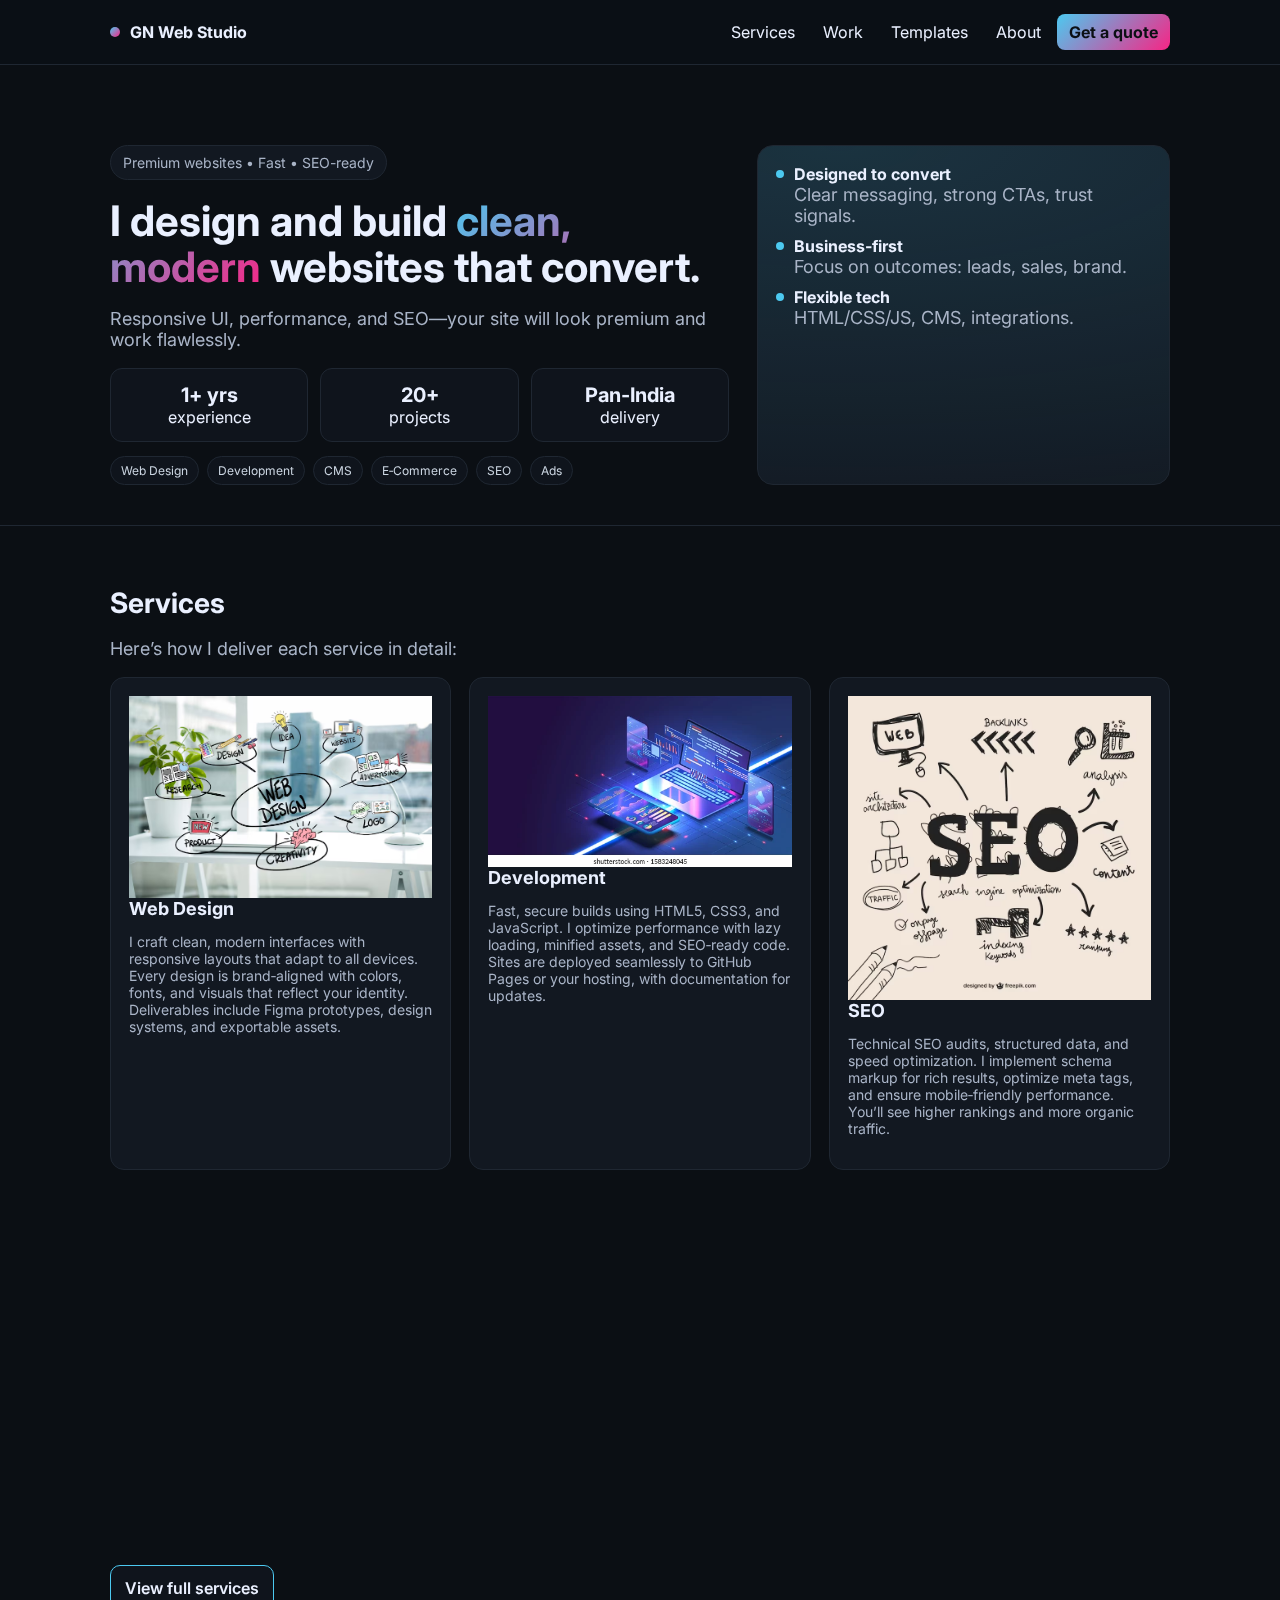
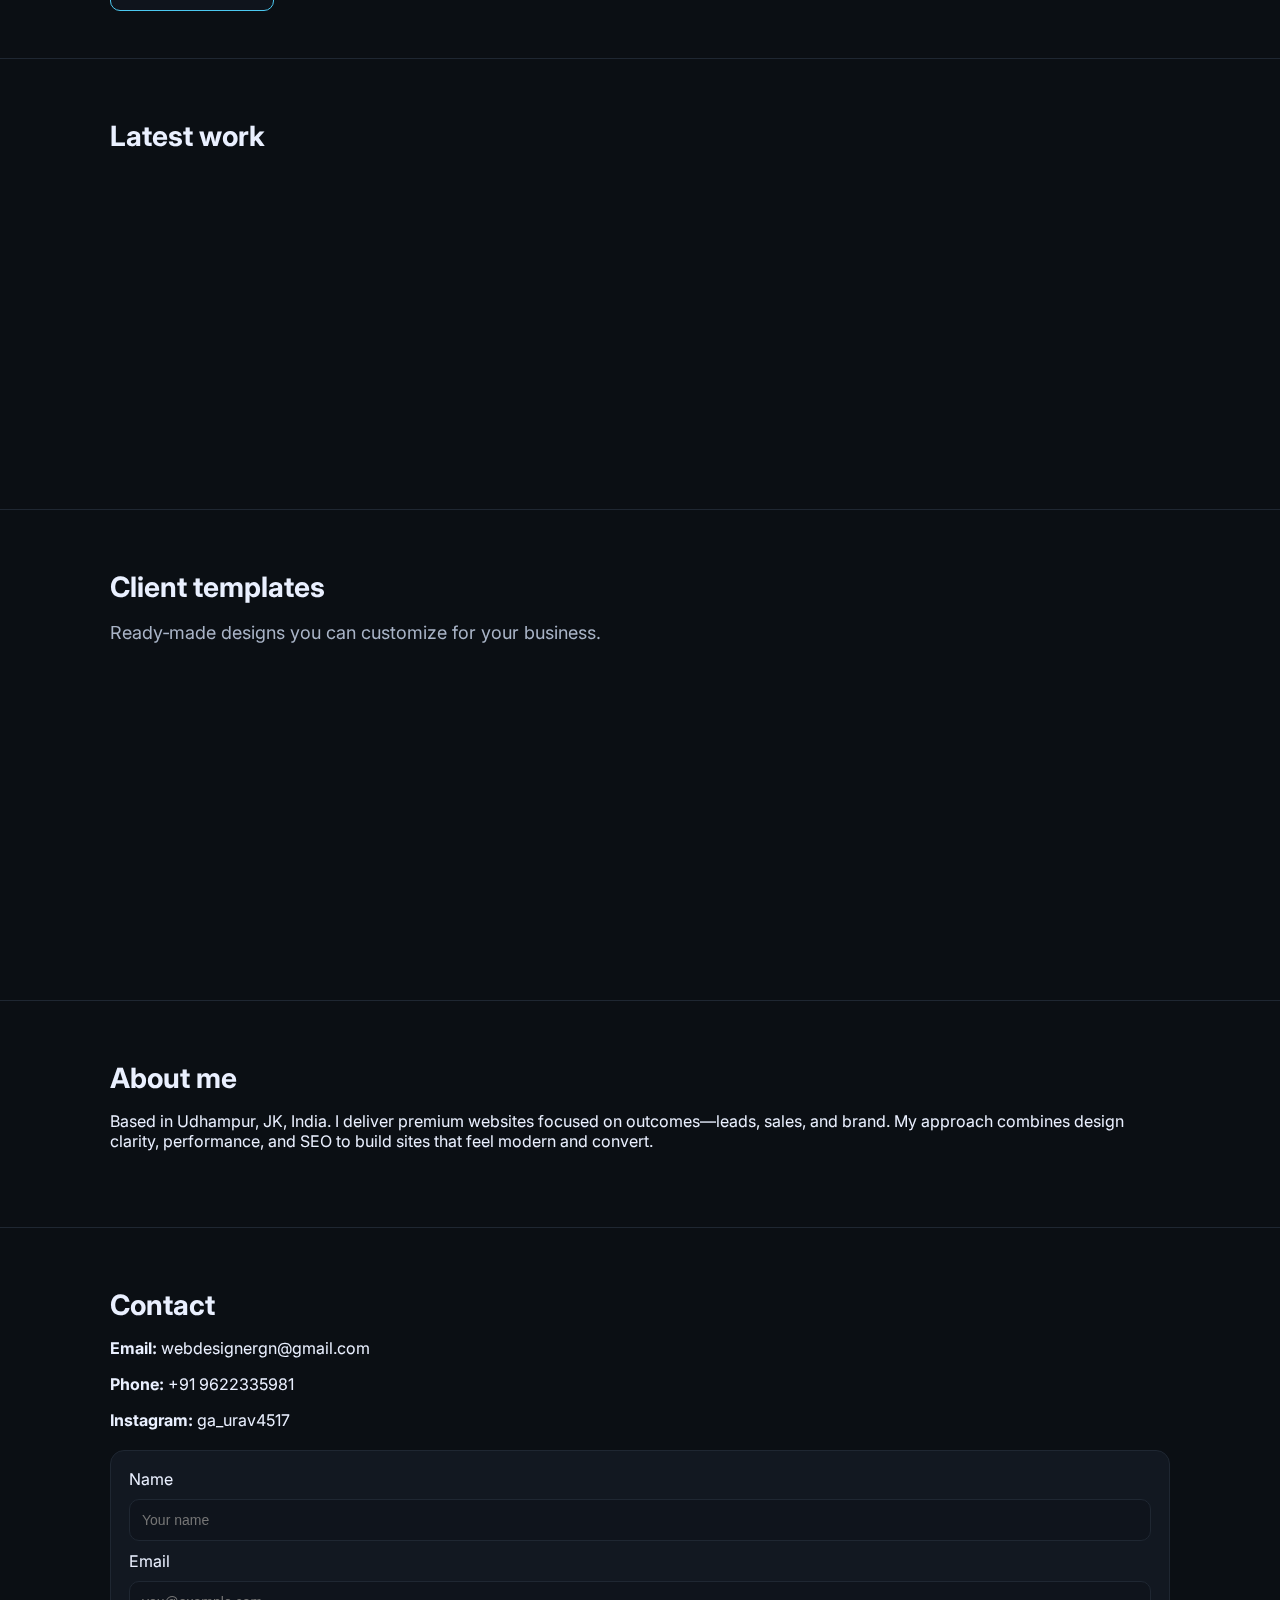
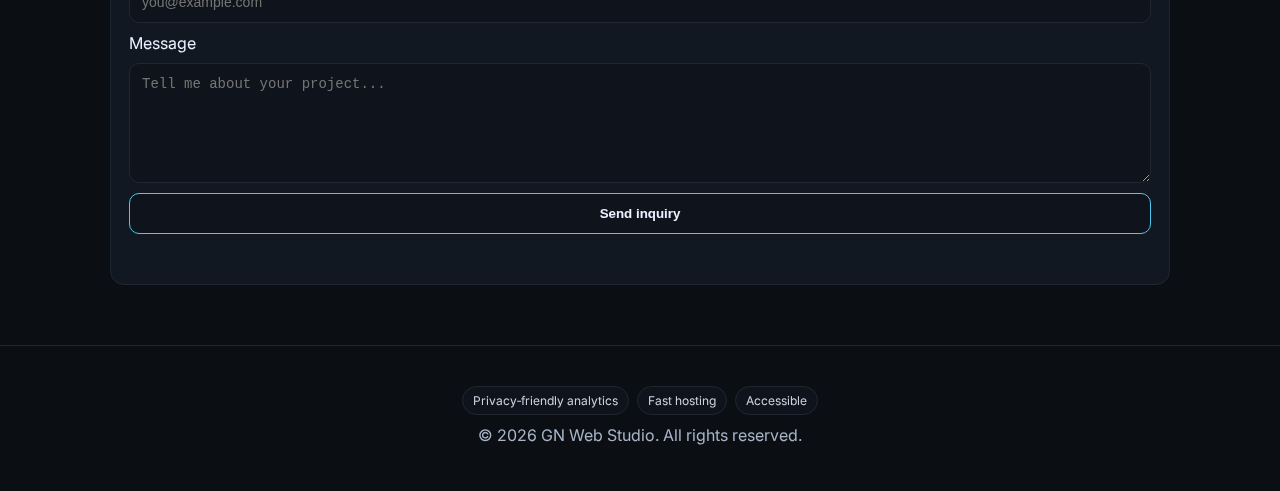
<file: index.html>
<!-- index.html -->
<!DOCTYPE html>
<html lang="en">
<head>
  <!-- Basic SEO -->
  <meta charset="utf-8" />
  <meta name="viewport" content="width=device-width, initial-scale=1" />
  <title>Gaurav Najan — Web Designer & Developer</title>
  <meta name="description" content="Premium web design & development portfolio in Udhampur, JK. Responsive, SEO-ready, and business-focused websites." />
  <meta name="author" content="Gaurav Ganpat Najan" />
  <link rel="icon" href="favicon.png" />

  <!-- Open Graph -->
  <meta property="og:title" content="Gaurav Najan — Web Designer & Developer" />
  <meta property="og:description" content="Premium web design & development portfolio in Udhampur, JK." />
  <meta property="og:type" content="website" />
  <meta property="og:image" content="og-image.jpg" />
  <meta property="og:url" content="https://yourdomain.com" />

  <!-- Fonts & Styles -->
  <link href="https://fonts.googleapis.com/css2?family=Inter:wght@400;600;700&display=swap" rel="stylesheet">
  <link rel="stylesheet" href="styles.css">
</head>
<body>
  <a class="skip-link" href="#main">Skip to content</a>

  <!-- Header -->
  <header class="site-header" role="banner">
    <div class="container nav">
      <a class="logo" href="index.html" aria-label="GN Web Studio Home"><span class="logo-dot" aria-hidden="true"></span>GN Web Studio</a>
      <nav class="nav-links" aria-label="Primary">
        <a href="service.html">Services</a>
        <a href="case-study.html">Work</a>
        <a href="business.html">Templates</a>
        <a href="portfolio.html">About</a>
        <a href="#contact" class="cta">Get a quote</a>
      </nav>
    </div>
  </header>

  <main id="main">
    <!-- Hero -->
    <section class="hero" aria-labelledby="hero-title">
      <div class="container hero-grid">
        <div class="reveal">
          <span class="badge">Premium websites • Fast • SEO-ready</span>
          <h1 id="hero-title" class="title">I design and build <span>clean, modern</span> websites that convert.</h1>
          <p class="subtitle">Responsive UI, performance, and SEO—your site will look premium and work flawlessly.</p>
          <div class="hero-stats" aria-label="Key stats">
            <div class="stat"><b>1+ yrs</b><span>experience</span></div>
            <div class="stat"><b>20+</b><span>projects</span></div>
            <div class="stat"><b>Pan‑India</b><span>delivery</span></div>
          </div>
          <div class="pill" style="margin-top:14px" aria-label="Capabilities">
            <span>Web Design</span><span>Development</span><span>CMS</span><span>E‑Commerce</span><span>SEO</span><span>Ads</span>
          </div>
        </div>
        <aside class="hero-card reveal" aria-label="Highlights">
          <ul class="list">
            <li><span class="dot" aria-hidden="true"></span><div><b>Designed to convert</b><br><span class="subtitle">Clear messaging, strong CTAs, trust signals.</span></div></li>
            <li><span class="dot" aria-hidden="true"></span><div><b>Business-first</b><br><span class="subtitle">Focus on outcomes: leads, sales, brand.</span></div></li>
            <li><span class="dot" aria-hidden="true"></span><div><b>Flexible tech</b><br><span class="subtitle">HTML/CSS/JS, CMS, integrations.</span></div></li>
          </ul>
        </aside>
      </div>
    </section>

    <!-- Services -->
    <section id="services" class="section" aria-labelledby="services-title">
      <div class="container">
        <h2 id="services-title">Services</h2>
        <p class="subtitle">Here’s how I deliver each service in detail:</p>
        <div class="grid">
          <article class="card reveal">
            <img src="webdesign.jpg" alt="Web Design service preview">
            <h3>Web Design</h3>
            <p>I craft clean, modern interfaces with responsive layouts that adapt to all devices. Every design is brand‑aligned with colors, fonts, and visuals that reflect your identity. Deliverables include Figma prototypes, design systems, and exportable assets.</p>
          </article>
          <article class="card reveal">
            <img src="development.jpg" alt="Development service preview">
            <h3>Development</h3>
            <p>Fast, secure builds using HTML5, CSS3, and JavaScript. I optimize performance with lazy loading, minified assets, and SEO‑ready code. Sites are deployed seamlessly to GitHub Pages or your hosting, with documentation for updates.</p>
          </article>
          <article class="card reveal">
            <img src="seo.jpg" alt="SEO service preview">
            <h3>SEO</h3>
            <p>Technical SEO audits, structured data, and speed optimization. I implement schema markup for rich results, optimize meta tags, and ensure mobile‑friendly performance. You’ll see higher rankings and more organic traffic.</p>
          </article>
          <article class="card reveal">
            <img src="ads.jpg" alt="Ads service preview">
            <h3>Ads</h3>
            <p>Google and Facebook campaigns designed to drive targeted traffic. I set up conversion tracking, retargeting, and A/B testing to maximize ROI. Weekly reports keep you informed of CTR, CPC, and conversions.</p>
          </article>
          <article class="card reveal">
            <img src="maintenance.jpg" alt="Maintenance service preview">
            <h3>Maintenance</h3>
            <p>Ongoing updates, backups, and analytics. I monitor uptime, apply security patches, and provide monthly health reports. Your site stays secure, fast, and reliable with continuous improvements.</p>
          </article>
          <article class="card reveal">
            <img src="brand.jpg" alt="Brand and content service preview">
            <h3>Brand & Content</h3>
            <p>Logo design, copywriting, and content strategy. I deliver a brand style guide, editable logo files, and a content calendar. Messaging is crafted to build trust, improve engagement, and strengthen your identity.</p>
          </article>
        </div>
        <div class="cta-row">
          <a class="btn" href="service.html">View full services</a>
        </div>
      </div>
    </section>

    <!-- Work -->
    <section id="work" class="section" aria-labelledby="work-title">
      <div class="container">
        <h2 id="work-title">Latest work</h2>
        <div class="grid">
          <article class="card reveal">
            <div class="work-thumb"><img src="work-1.jpg" alt="Corporate website project thumbnail"></div>
            <div class="work-meta"><span>Corporate Project</span><a href="case-study.html" class="btn">View</a></div>
          </article>
          <article class="card reveal">
            <div class="work-thumb"><img src="work-2.jpg" alt="E‑commerce project thumbnail"></div>
            <div class="work-meta"><span>E‑Commerce Project</span><a href="case-study.html" class="btn">View</a></div>
          </article>
          <article class="card reveal">
            <div class="work-thumb"><img src="work-3.jpg" alt="Portfolio project thumbnail"></div>
            <div class="work-meta"><span>Portfolio Project</span><a href="case-study.html" class="btn">View</a></div>
          </article>
        </div>
      </div>
    </section>

    <!-- Templates -->
    <section id="templates" class="section" aria-labelledby="templates-title">
      <div class="container">
        <h2 id="templates-title">Client templates</h2>
        <p class="subtitle">Ready‑made designs you can customize for your business.</p>
        <div class="grid">
          <article class="card reveal">
            <div class="work-thumb"><img src="template-business.jpg" alt="Corporate business template preview"></div>
            <div class="work-meta"><span>Corporate Business</span><a href="business.html" class="btn">Preview</a></div>
          </article>
          <article class="card reveal">
            <div class="work-thumb"><img src="template-ecommerce.jpg" alt="E‑commerce store template preview"></div>
            <div class="work-meta"><span>E‑Commerce Store</span><a href="ecommerce.html" class="btn">Preview</a></div>
          </article>
          <article class="card reveal">
            <div class="work-thumb"><img src="template-portfolio.jpg" alt="Creative portfolio template preview"></div>
            <div class="work-meta"><span>Creative Portfolio</span><a href="portfolio.html" class="btn">Preview</a></div>
          </article>
        </div>
      </div>
    </section>

    <!-- About -->
    <section id="about" class="section" aria-labelledby="about-title">
      <div class="container">
        <h2 id="about-title">About me</h2>
        <p>Based in Udhampur, JK, India. I deliver premium websites focused on outcomes—leads, sales, and brand. My approach combines design clarity, performance, and SEO to build sites that feel modern and convert.</p>
      </div>
    </section>

    <!-- Contact -->
    <section id="contact" class="section" aria-labelledby="contact-title">
      <div class="container">
        <h2 id="contact-title">Contact</h2>
        <p><b>Email:</b> <a href="mailto:webdesignergn@gmail.com">webdesignergn@gmail.com</a></p>
        <p><b>Phone:</b> <a href="tel:+919622335981">+91 9622335981</a></p>
        <p><b>Instagram:</b> <a href="https://instagram.com/ga_urav4517" target="_blank" rel="noopener">ga_urav4517</a></p>

        <form id="contactForm" class="card" aria-describedby="formStatus">
          <label for="name">Name</label>
          <input id="name" type="text" name="name" placeholder="Your name" required>
          <label for="email">Email</label>
          <input id="email" type="email" name="email" placeholder="you@example.com" required>
          <label for="message">Message</label>
          <textarea id="message" name="message" placeholder="Tell me about your project..." required></textarea>
          <button class="btn" type="submit">Send inquiry</button>
          <p id="formStatus" class="subtitle" style="margin-top:8px" role="status" aria-live="polite"></p>
        </form>
      </div>
    </section>
  </main>

  <!-- Footer -->
  <footer class="site-footer" role="contentinfo">
    <div class="container">
      <div class="pill" aria-label="Site qualities">
        <span>Privacy‑friendly analytics</span>
        <span>Fast hosting</span>
        <span>Accessible</span>
      </div>
      <p style="margin-top:10px">© <span id="year"></span> GN Web Studio. All rights reserved.</p>
    </div>
  </footer>

  <!-- Structured data -->
  <script type="application/ld+json">
  {
    "@context": "https://schema.org",
    "@type": "Organization",
    "name": "GN Web Studio",
    "url": "https://yourdomain.com",
    "logo": "https://yourdomain.com/favicon.png",
    "email": "webdesignergn@gmail.com",
    "telephone": "+919622335981",
    "sameAs": ["https://instagram.com/ga_urav4517"],
    "address": {
      "@type": "PostalAddress",
      "addressLocality": "Udhampur",
      "addressRegion": "JK",
      "addressCountry": "IN"
    }
  }
  </script>

  <script src="script.js"></script>
</body>
</html>
</file>
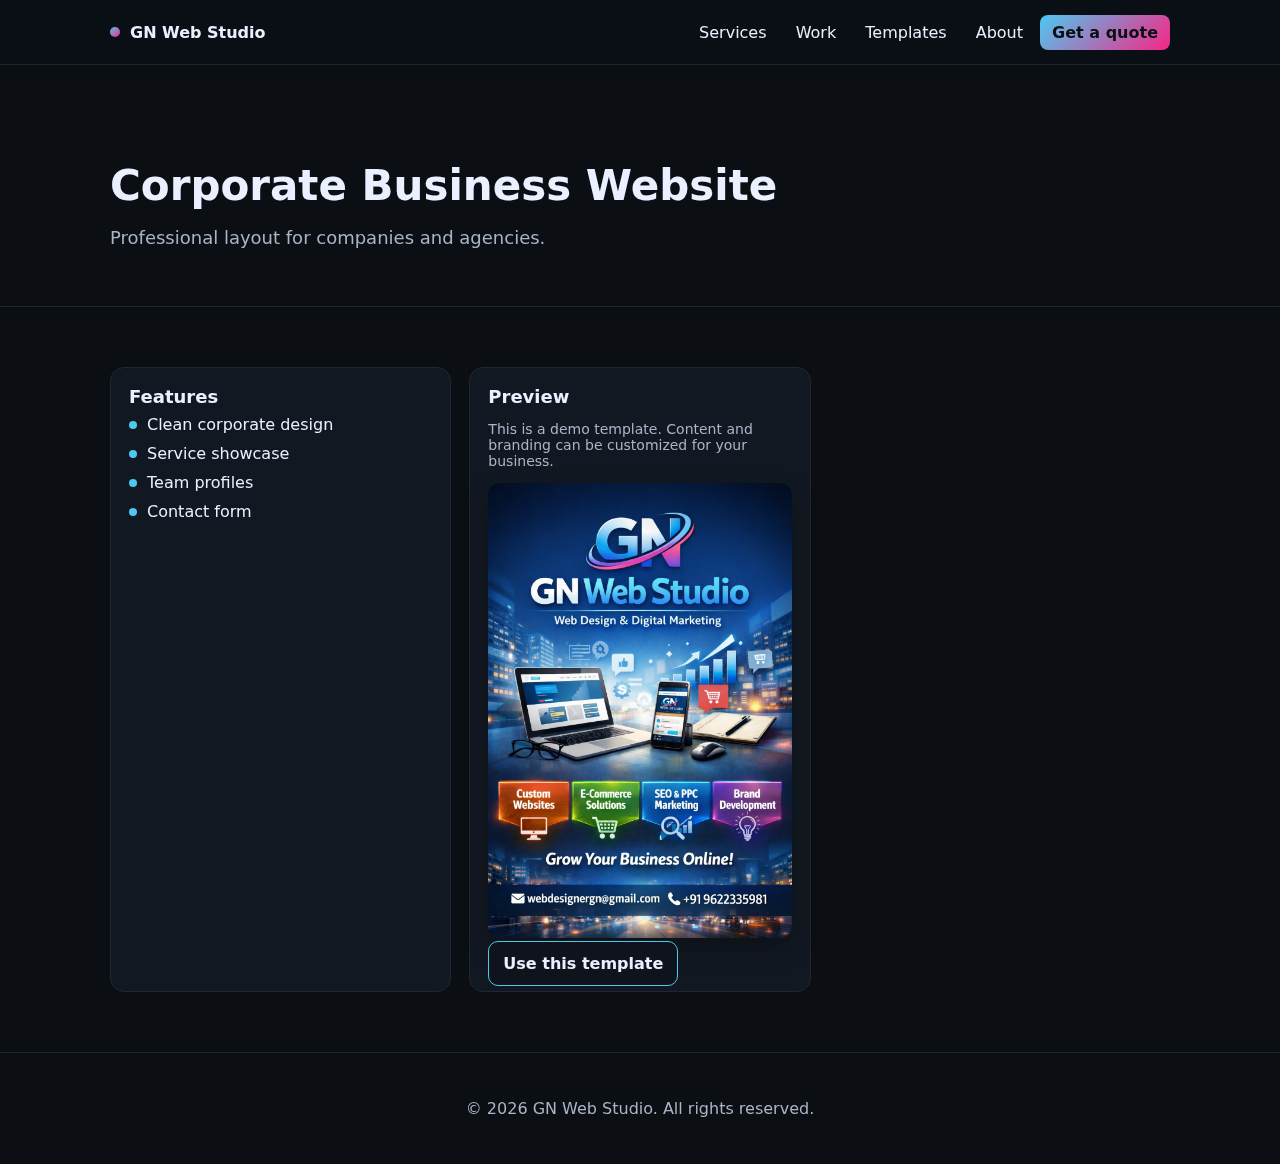
<file: business.html>
<!DOCTYPE html>
<html lang="en">
<head>
  <!-- Basic SEO -->
  <meta charset="utf-8" />
  <meta name="viewport" content="width=device-width, initial-scale=1" />
  <title>Corporate Business Template — GN Web Studio</title>
  <meta name="description" content="Demo corporate business website template with clean design, service showcase, team profiles, and contact form." />
  <link rel="icon" href="favicon.png" />
  <link rel="stylesheet" href="styles.css">

  <!-- Open Graph -->
  <meta property="og:title" content="Corporate Business Template — GN Web Studio" />
  <meta property="og:description" content="Professional layout for companies and agencies." />
  <meta property="og:type" content="website" />
  <meta property="og:image" content="template-business.jpg" />
  <meta property="og:url" content="https://yourdomain.com/business.html" />
</head>
<body>
  <!-- Header -->
  <header class="site-header">
    <div class="container nav">
      <a class="logo" href="index.html"><span class="logo-dot"></span>GN Web Studio</a>
      <nav class="nav-links">
        <a href="service.html">Services</a>
        <a href="case-study.html">Work</a>
        <a href="business.html" aria-current="page">Templates</a>
        <a href="portfolio.html">About</a>
        <a href="index.html#contact" class="cta">Get a quote</a>
      </nav>
    </div>
  </header>

  <!-- Main -->
  <main>
    <!-- Hero -->
    <section class="hero">
      <div class="container">
        <h1 class="title">Corporate Business Website</h1>
        <p class="subtitle">Professional layout for companies and agencies.</p>
      </div>
    </section>

    <!-- Features -->
    <section class="section">
      <div class="container grid">
        <article class="card reveal">
          <h3>Features</h3>
          <ul class="list">
            <li><span class="dot"></span><div>Clean corporate design</div></li>
            <li><span class="dot"></span><div>Service showcase</div></li>
            <li><span class="dot"></span><div>Team profiles</div></li>
            <li><span class="dot"></span><div>Contact form</div></li>
          </ul>
        </article>

        <article class="card reveal">
          <h3>Preview</h3>
          <p class="subtitle">This is a demo template. Content and branding can be customized for your business.</p>
          <img src="template-business.jpg" alt="Corporate business template preview" class="preview">
          <div class="cta-row">
            <a class="btn" href="index.html#contact">Use this template</a>
          </div>
        </article>
      </div>
    </section>
  </main>

  <!-- Footer -->
  <footer class="site-footer">
    <div class="container">
      <p>© <span id="year"></span> GN Web Studio. All rights reserved.</p>
    </div>
  </footer>

  <!-- Scripts -->
  <script src="script.js"></script>
</body>
</html>
</file>
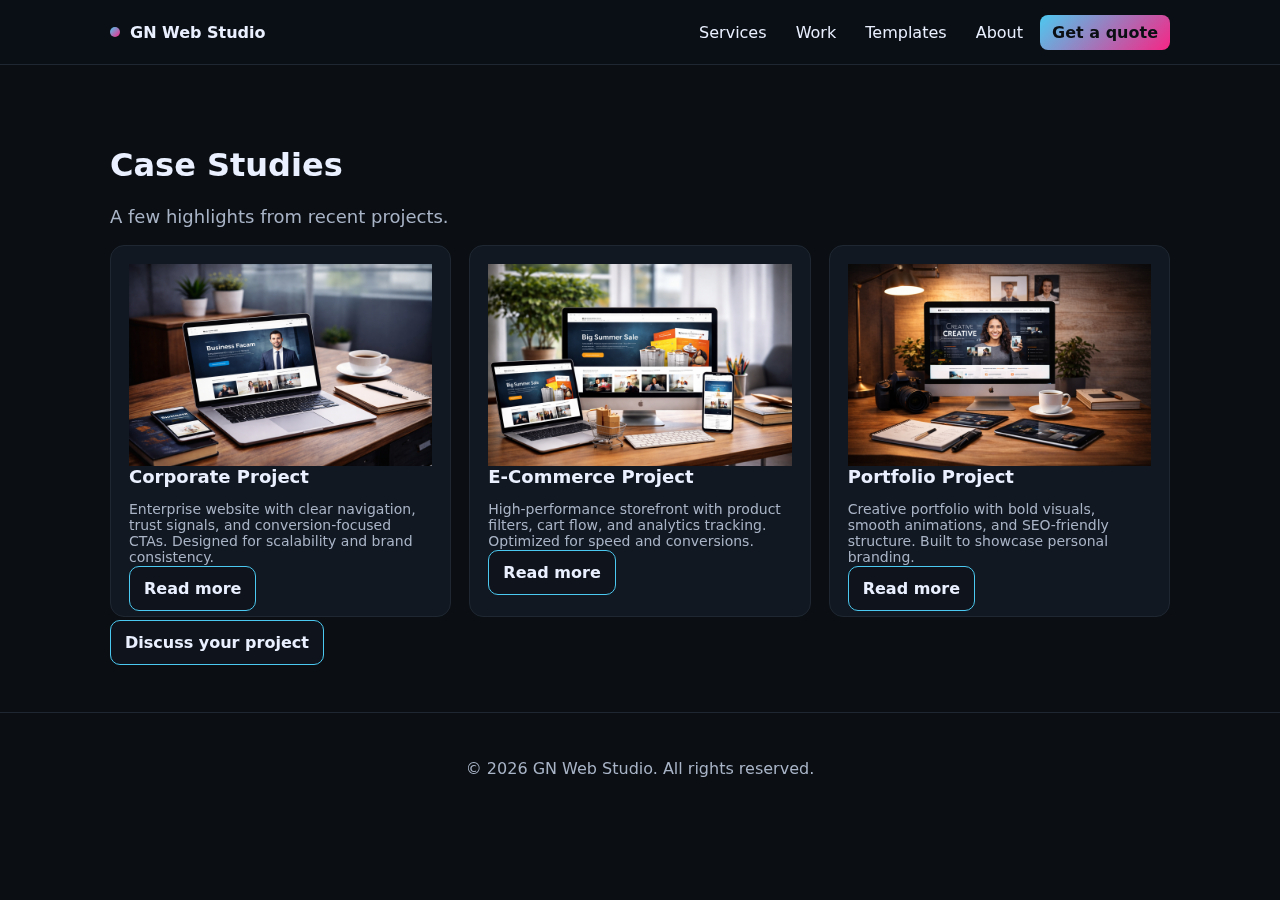
<file: case-study.html>
<!DOCTYPE html>
<html lang="en">
<head>
  <!-- Basic SEO -->
  <meta charset="utf-8" />
  <meta name="viewport" content="width=device-width, initial-scale=1" />
  <title>Case Studies — GN Web Studio</title>
  <meta name="description" content="Selected projects showcasing corporate, e-commerce, and portfolio builds by GN Web Studio." />
  <link rel="icon" href="favicon.png" />
  <link rel="stylesheet" href="styles.css">

  <!-- Open Graph -->
  <meta property="og:title" content="Case Studies — GN Web Studio" />
  <meta property="og:description" content="Explore corporate, e-commerce, and portfolio projects designed by GN Web Studio." />
  <meta property="og:type" content="website" />
  <meta property="og:image" content="og-image.jpg" />
  <meta property="og:url" content="https://yourdomain.com/case-study.html" />
</head>
<body>
  <!-- Header -->
  <header class="site-header">
    <div class="container nav">
      <a class="logo" href="index.html"><span class="logo-dot"></span>GN Web Studio</a>
      <nav class="nav-links">
        <a href="service.html">Services</a>
        <a href="case-study.html" aria-current="page">Work</a>
        <a href="business.html">Templates</a>
        <a href="portfolio.html">About</a>
        <a href="index.html#contact" class="cta">Get a quote</a>
      </nav>
    </div>
  </header>

  <!-- Main -->
  <main class="section">
    <div class="container">
      <h1>Case Studies</h1>
      <p class="subtitle">A few highlights from recent projects.</p>

      <div class="grid">
        <article class="card reveal">
          <img src="work-1.jpg" alt="Corporate project preview">
          <h3>Corporate Project</h3>
          <p>Enterprise website with clear navigation, trust signals, and conversion‑focused CTAs. Designed for scalability and brand consistency.</p>
          <a class="btn" href="success.html">Read more</a>
        </article>

        <article class="card reveal">
          <img src="work-2.jpg" alt="E-commerce project preview">
          <h3>E‑Commerce Project</h3>
          <p>High‑performance storefront with product filters, cart flow, and analytics tracking. Optimized for speed and conversions.</p>
          <a class="btn" href="success.html">Read more</a>
        </article>

        <article class="card reveal">
          <img src="work-3.jpg" alt="Portfolio project preview">
          <h3>Portfolio Project</h3>
          <p>Creative portfolio with bold visuals, smooth animations, and SEO‑friendly structure. Built to showcase personal branding.</p>
          <a class="btn" href="success.html">Read more</a>
        </article>
      </div>

      <div class="cta-row">
        <a class="btn" href="index.html#contact">Discuss your project</a>
      </div>
    </div>
  </main>

  <!-- Footer -->
  <footer class="site-footer">
    <div class="container">
      <p>© <span id="year"></span> GN Web Studio. All rights reserved.</p>
    </div>
  </footer>

  <!-- Scripts -->
  <script src="script.js"></script>
</body>
</html>
</file>
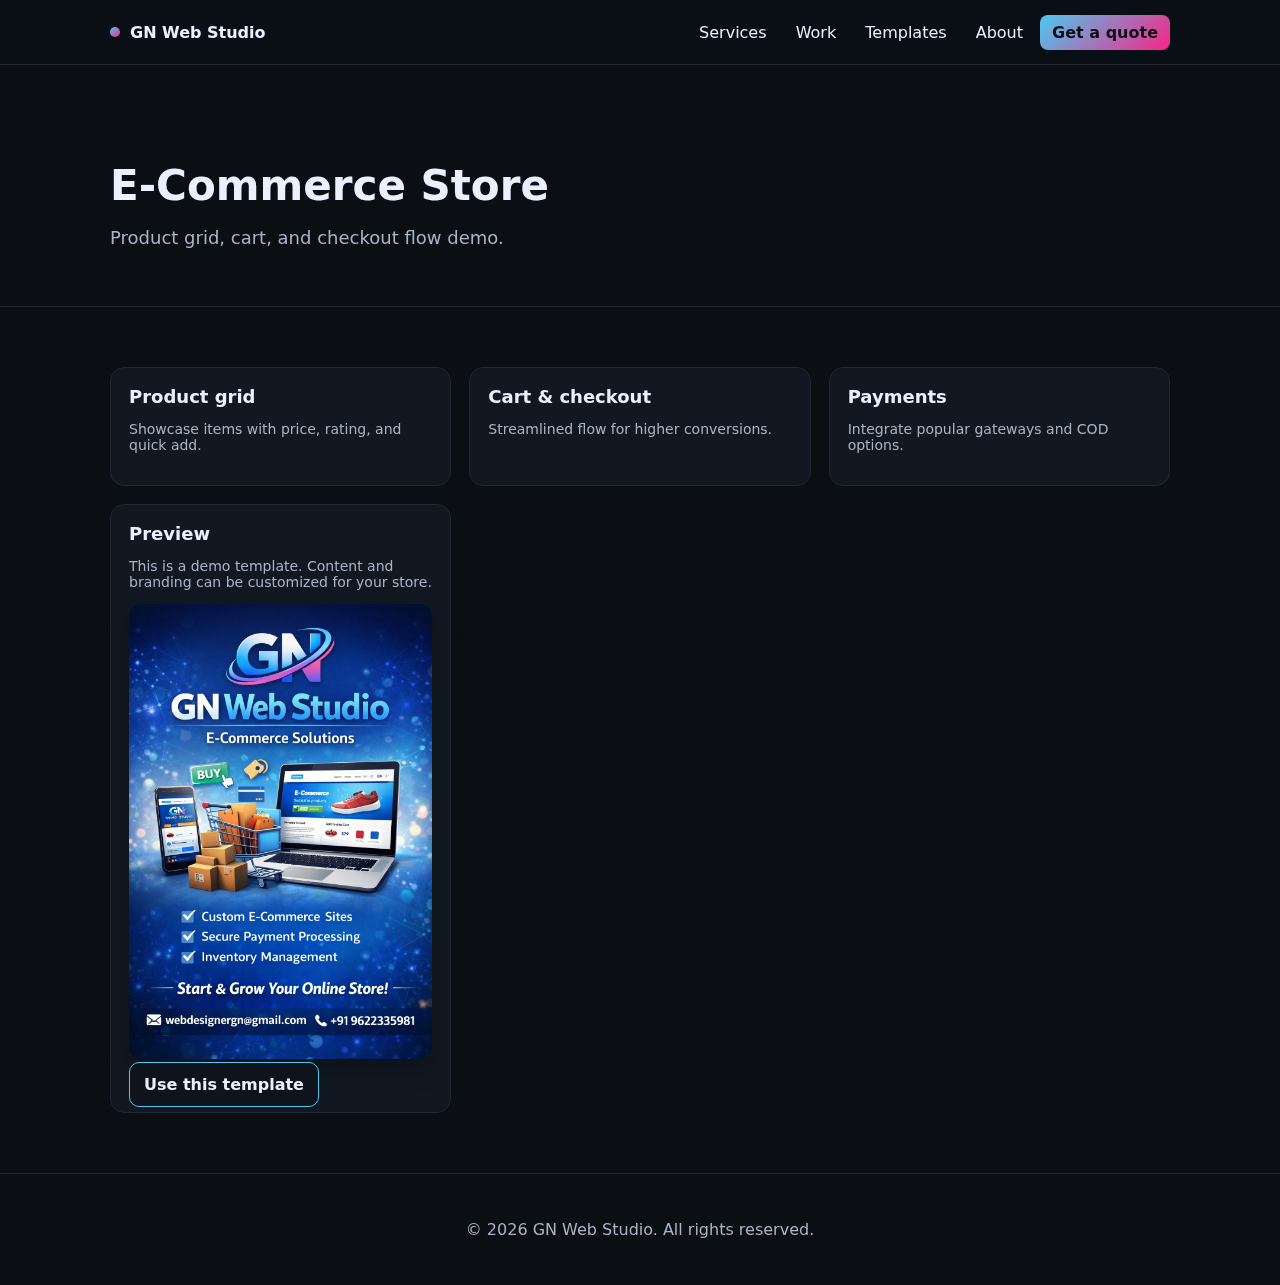
<file: ecommerce.html>
<!DOCTYPE html>
<html lang="en">
<head>
  <!-- Basic SEO -->
  <meta charset="utf-8" />
  <meta name="viewport" content="width=device-width, initial-scale=1" />
  <title>E‑Commerce Store Template — GN Web Studio</title>
  <meta name="description" content="Demo e‑commerce store template with product grid, cart, checkout flow, and payment integration." />
  <link rel="icon" href="favicon.png" />
  <link rel="stylesheet" href="styles.css">

  <!-- Open Graph -->
  <meta property="og:title" content="E‑Commerce Store Template — GN Web Studio" />
  <meta property="og:description" content="Professional demo layout for online stores with product grid, cart, and checkout flow." />
  <meta property="og:type" content="website" />
  <meta property="og:image" content="template-ecommerce.jpg" />
  <meta property="og:url" content="https://yourdomain.com/ecommerce.html" />
</head>
<body>
  <!-- Header -->
  <header class="site-header">
    <div class="container nav">
      <a class="logo" href="index.html"><span class="logo-dot"></span>GN Web Studio</a>
      <nav class="nav-links">
        <a href="service.html">Services</a>
        <a href="case-study.html">Work</a>
        <a href="business.html">Templates</a>
        <a href="portfolio.html">About</a>
        <a href="index.html#contact" class="cta">Get a quote</a>
      </nav>
    </div>
  </header>

  <!-- Main -->
  <main>
    <!-- Hero -->
    <section class="hero">
      <div class="container">
        <h1 class="title">E‑Commerce Store</h1>
        <p class="subtitle">Product grid, cart, and checkout flow demo.</p>
      </div>
    </section>

    <!-- Features -->
    <section class="section">
      <div class="container grid">
        <article class="card reveal">
          <h3>Product grid</h3>
          <p>Showcase items with price, rating, and quick add.</p>
        </article>
        <article class="card reveal">
          <h3>Cart & checkout</h3>
          <p>Streamlined flow for higher conversions.</p>
        </article>
        <article class="card reveal">
          <h3>Payments</h3>
          <p>Integrate popular gateways and COD options.</p>
        </article>
        <article class="card reveal">
          <h3>Preview</h3>
          <p class="subtitle">This is a demo template. Content and branding can be customized for your store.</p>
          <img src="template-ecommerce.jpg" alt="E‑commerce store template preview" class="preview">
          <div class="cta-row">
            <a class="btn" href="index.html#contact">Use this template</a>
          </div>
        </article>
      </div>
    </section>
  </main>

  <!-- Footer -->
  <footer class="site-footer">
    <div class="container">
      <p>© <span id="year"></span> GN Web Studio. All rights reserved.</p>
    </div>
  </footer>

  <!-- Scripts -->
  <script src="script.js"></script>
</body>
</html>
</file>
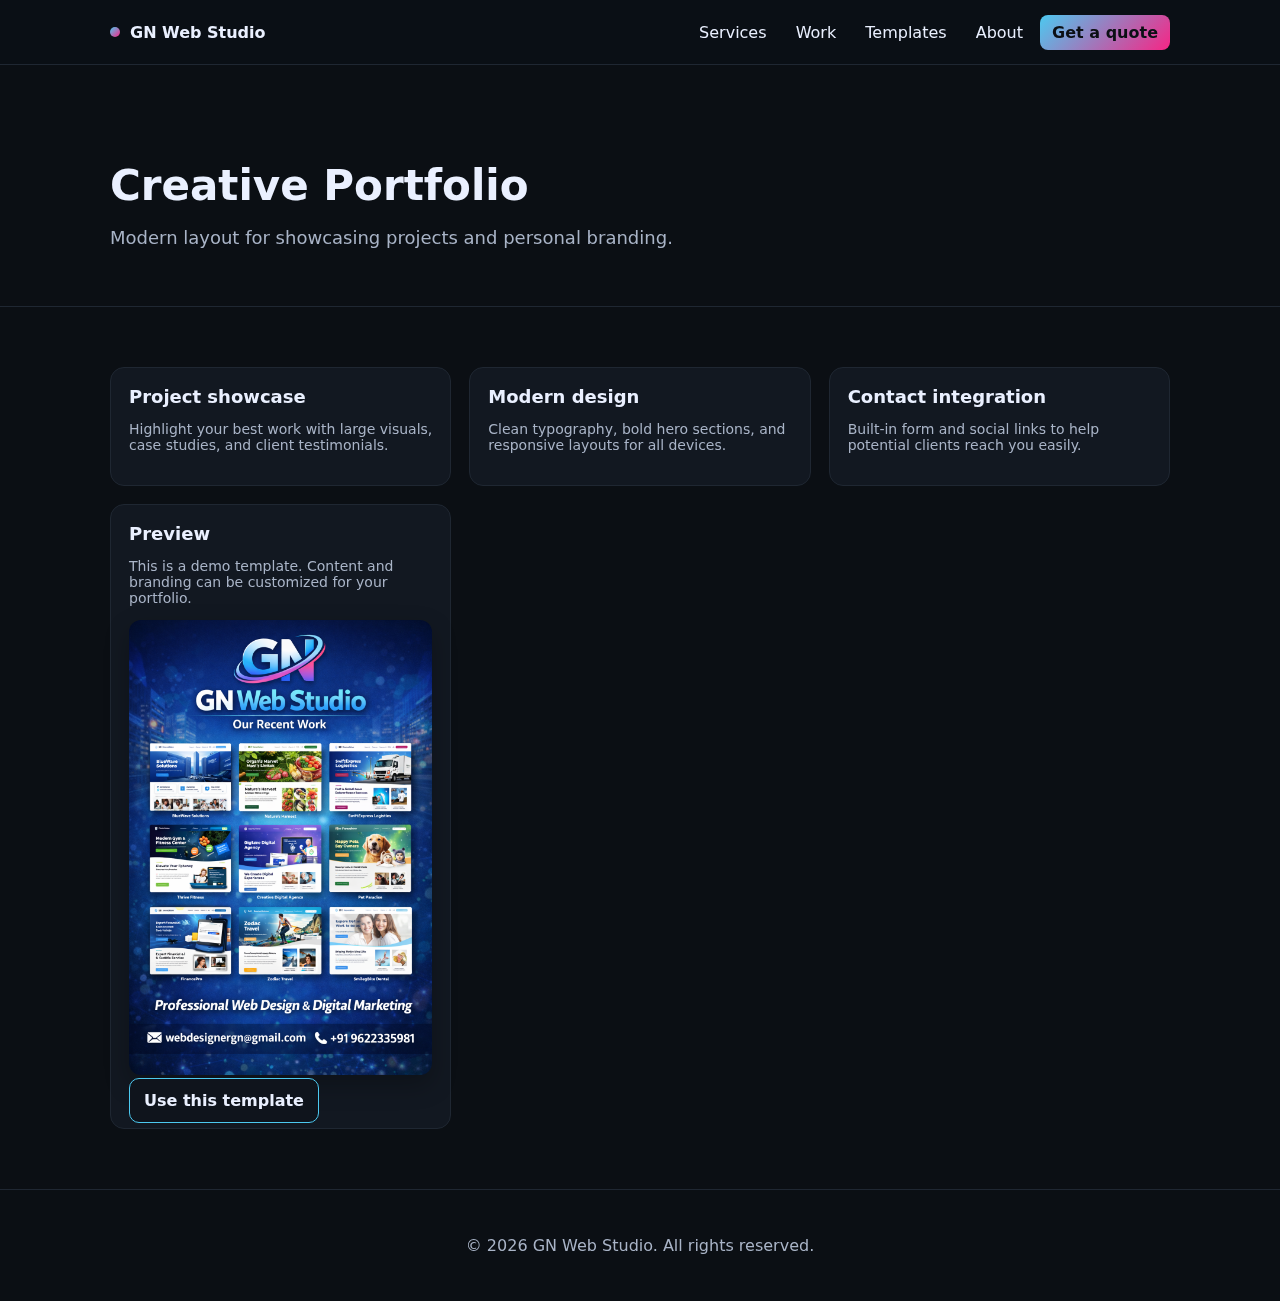
<file: portfolio.html>
<!DOCTYPE html>
<html lang="en">
<head>
  <!-- Basic SEO -->
  <meta charset="utf-8" />
  <meta name="viewport" content="width=device-width, initial-scale=1" />
  <title>Portfolio Template — GN Web Studio</title>
  <meta name="description" content="Demo creative portfolio template with modern layout, project showcase, and contact integration." />
  <link rel="icon" href="favicon.png" />
  <link rel="stylesheet" href="styles.css">

  <!-- Open Graph -->
  <meta property="og:title" content="Portfolio Template — GN Web Studio" />
  <meta property="og:description" content="Creative demo layout for portfolios with project showcase and modern design." />
  <meta property="og:type" content="website" />
  <meta property="og:image" content="template-portfolio.jpg" />
  <meta property="og:url" content="https://yourdomain.com/portfolio.html" />
</head>
<body>
  <!-- Header -->
  <header class="site-header">
    <div class="container nav">
      <a class="logo" href="index.html"><span class="logo-dot"></span>GN Web Studio</a>
      <nav class="nav-links">
        <a href="service.html">Services</a>
        <a href="case-study.html">Work</a>
        <a href="business.html">Templates</a>
        <a href="portfolio.html" aria-current="page">About</a>
        <a href="index.html#contact" class="cta">Get a quote</a>
      </nav>
    </div>
  </header>

  <!-- Main -->
  <main>
    <!-- Hero -->
    <section class="hero">
      <div class="container">
        <h1 class="title">Creative Portfolio</h1>
        <p class="subtitle">Modern layout for showcasing projects and personal branding.</p>
      </div>
    </section>

    <!-- Features -->
    <section class="section">
      <div class="container grid">
        <article class="card reveal">
          <h3>Project showcase</h3>
          <p>Highlight your best work with large visuals, case studies, and client testimonials.</p>
        </article>
        <article class="card reveal">
          <h3>Modern design</h3>
          <p>Clean typography, bold hero sections, and responsive layouts for all devices.</p>
        </article>
        <article class="card reveal">
          <h3>Contact integration</h3>
          <p>Built‑in form and social links to help potential clients reach you easily.</p>
        </article>
        <article class="card reveal">
          <h3>Preview</h3>
          <p class="subtitle">This is a demo template. Content and branding can be customized for your portfolio.</p>
          <img src="template-portfolio.jpg" alt="Creative portfolio template preview" class="preview">
          <div class="cta-row">
            <a class="btn" href="index.html#contact">Use this template</a>
          </div>
        </article>
      </div>
    </section>
  </main>

  <!-- Footer -->
  <footer class="site-footer">
    <div class="container">
      <p>© <span id="year"></span> GN Web Studio. All rights reserved.</p>
    </div>
  </footer>

  <!-- Scripts -->
  <script src="script.js"></script>
</body>
</html>
</file>
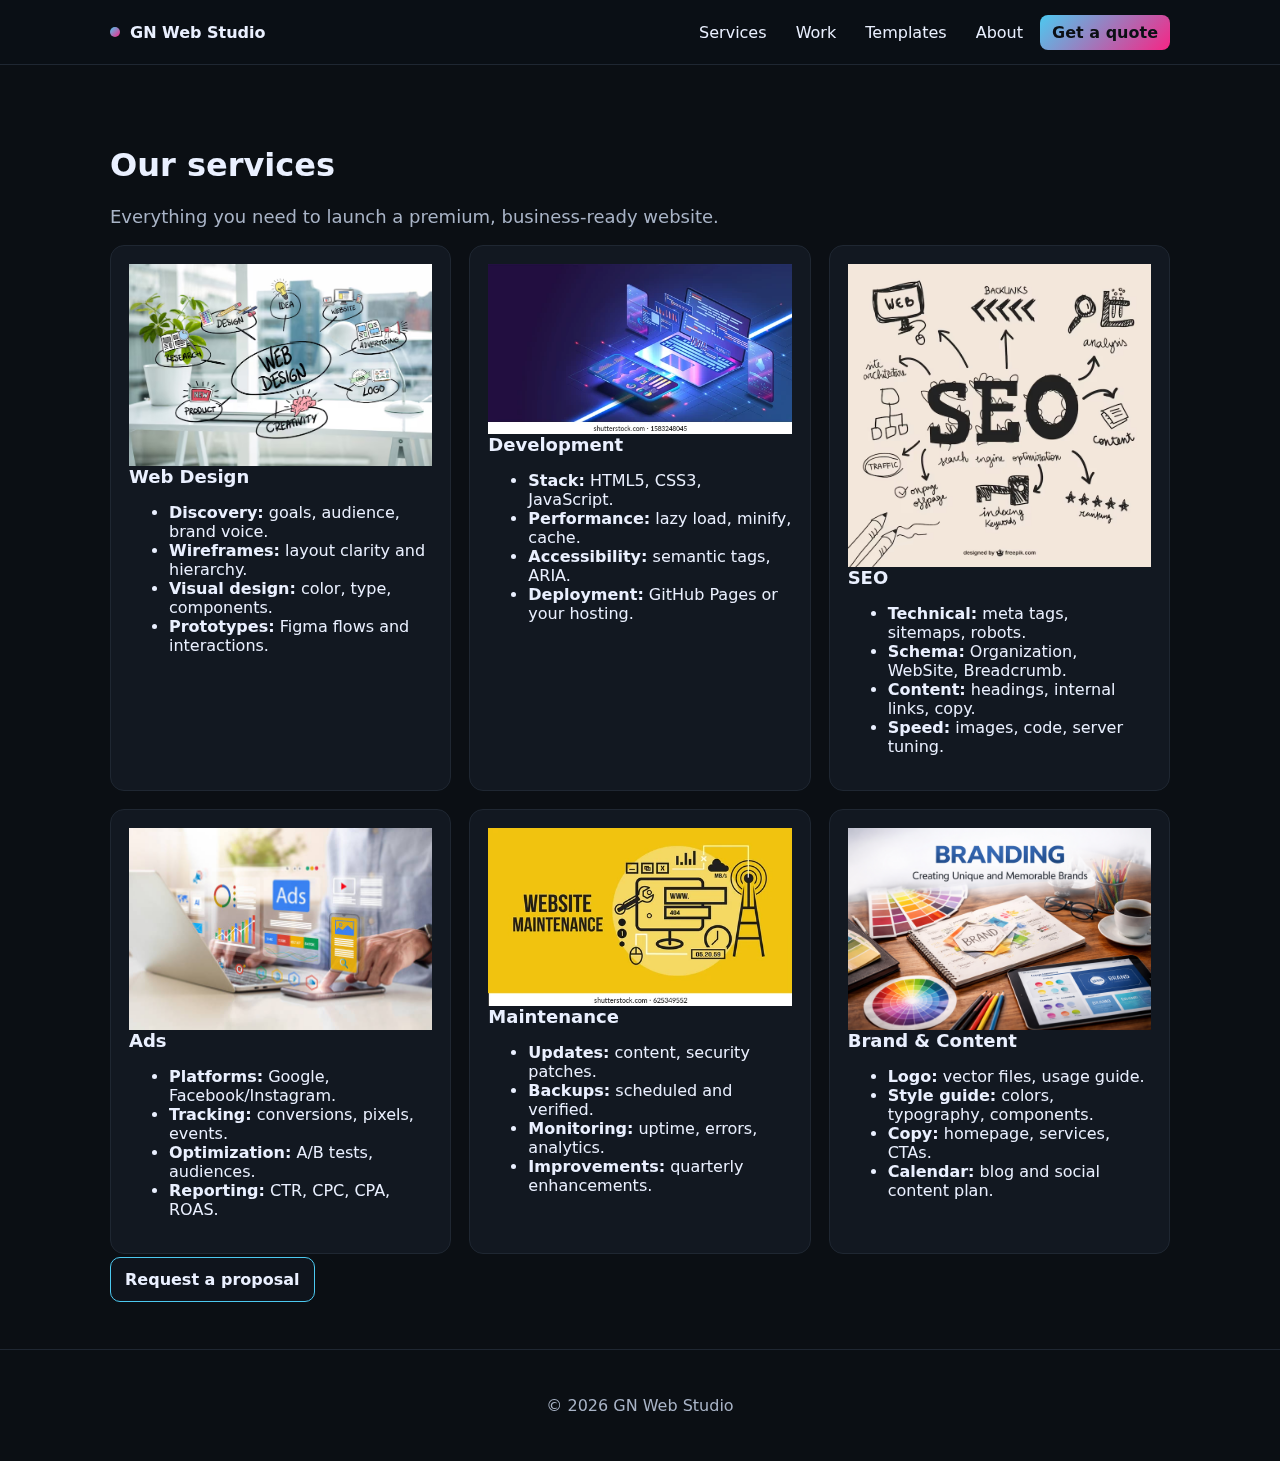
<file: service.html>
<!-- service.html -->
<!DOCTYPE html>
<html lang="en">
<head>
  <meta charset="utf-8" />
  <meta name="viewport" content="width=device-width, initial-scale=1" />
  <title>Services — GN Web Studio</title>
  <meta name="description" content="Detailed web design, development, SEO, ads, maintenance, and branding services." />
  <link rel="icon" href="favicon.png" />
  <link rel="stylesheet" href="styles.css">
</head>
<body>
  <header class="site-header">
    <div class="container nav">
      <a class="logo" href="index.html"><span class="logo-dot"></span>GN Web Studio</a>
      <nav class="nav-links">
        <a href="service.html" aria-current="page">Services</a>
        <a href="case-study.html">Work</a>
        <a href="business.html">Templates</a>
        <a href="portfolio.html">About</a>
        <a href="index.html#contact" class="cta">Get a quote</a>
      </nav>
    </div>
  </header>

  <main class="section">
    <div class="container">
      <h1>Our services</h1>
      <p class="subtitle">Everything you need to launch a premium, business‑ready website.</p>

      <div class="grid">
        <article class="card">
          <img src="webdesign.jpg" alt="Web design service">
          <h3>Web Design</h3>
          <ul class="bullets">
            <li><b>Discovery:</b> goals, audience, brand voice.</li>
            <li><b>Wireframes:</b> layout clarity and hierarchy.</li>
            <li><b>Visual design:</b> color, type, components.</li>
            <li><b>Prototypes:</b> Figma flows and interactions.</li>
          </ul>
        </article>

        <article class="card">
          <img src="development.jpg" alt="Development service">
          <h3>Development</h3>
          <ul class="bullets">
            <li><b>Stack:</b> HTML5, CSS3, JavaScript.</li>
            <li><b>Performance:</b> lazy load, minify, cache.</li>
            <li><b>Accessibility:</b> semantic tags, ARIA.</li>
            <li><b>Deployment:</b> GitHub Pages or your hosting.</li>
          </ul>
        </article>

        <article class="card">
          <img src="seo.jpg" alt="SEO service">
          <h3>SEO</h3>
          <ul class="bullets">
            <li><b>Technical:</b> meta tags, sitemaps, robots.</li>
            <li><b>Schema:</b> Organization, WebSite, Breadcrumb.</li>
            <li><b>Content:</b> headings, internal links, copy.</li>
            <li><b>Speed:</b> images, code, server tuning.</li>
          </ul>
        </article>

        <article class="card">
          <img src="ads.jpg" alt="Ads service">
          <h3>Ads</h3>
          <ul class="bullets">
            <li><b>Platforms:</b> Google, Facebook/Instagram.</li>
            <li><b>Tracking:</b> conversions, pixels, events.</li>
            <li><b>Optimization:</b> A/B tests, audiences.</li>
            <li><b>Reporting:</b> CTR, CPC, CPA, ROAS.</li>
          </ul>
        </article>

        <article class="card">
          <img src="maintenance.jpg" alt="Maintenance service">
          <h3>Maintenance</h3>
          <ul class="bullets">
            <li><b>Updates:</b> content, security patches.</li>
            <li><b>Backups:</b> scheduled and verified.</li>
            <li><b>Monitoring:</b> uptime, errors, analytics.</li>
            <li><b>Improvements:</b> quarterly enhancements.</li>
          </ul>
        </article>

        <article class="card">
          <img src="brand.jpg" alt="Brand and content service">
          <h3>Brand & Content</h3>
          <ul class="bullets">
            <li><b>Logo:</b> vector files, usage guide.</li>
            <li><b>Style guide:</b> colors, typography, components.</li>
            <li><b>Copy:</b> homepage, services, CTAs.</li>
            <li><b>Calendar:</b> blog and social content plan.</li>
          </ul>
        </article>
      </div>

      <div class="cta-row">
        <a class="btn" href="index.html#contact">Request a proposal</a>
      </div>
    </div>
  </main>

  <footer class="site-footer">
    <div class="container"><p>© <span id="year"></span> GN Web Studio</p></div>
  </footer>
  <script src="script.js"></script>
</body>
</html>
</file>
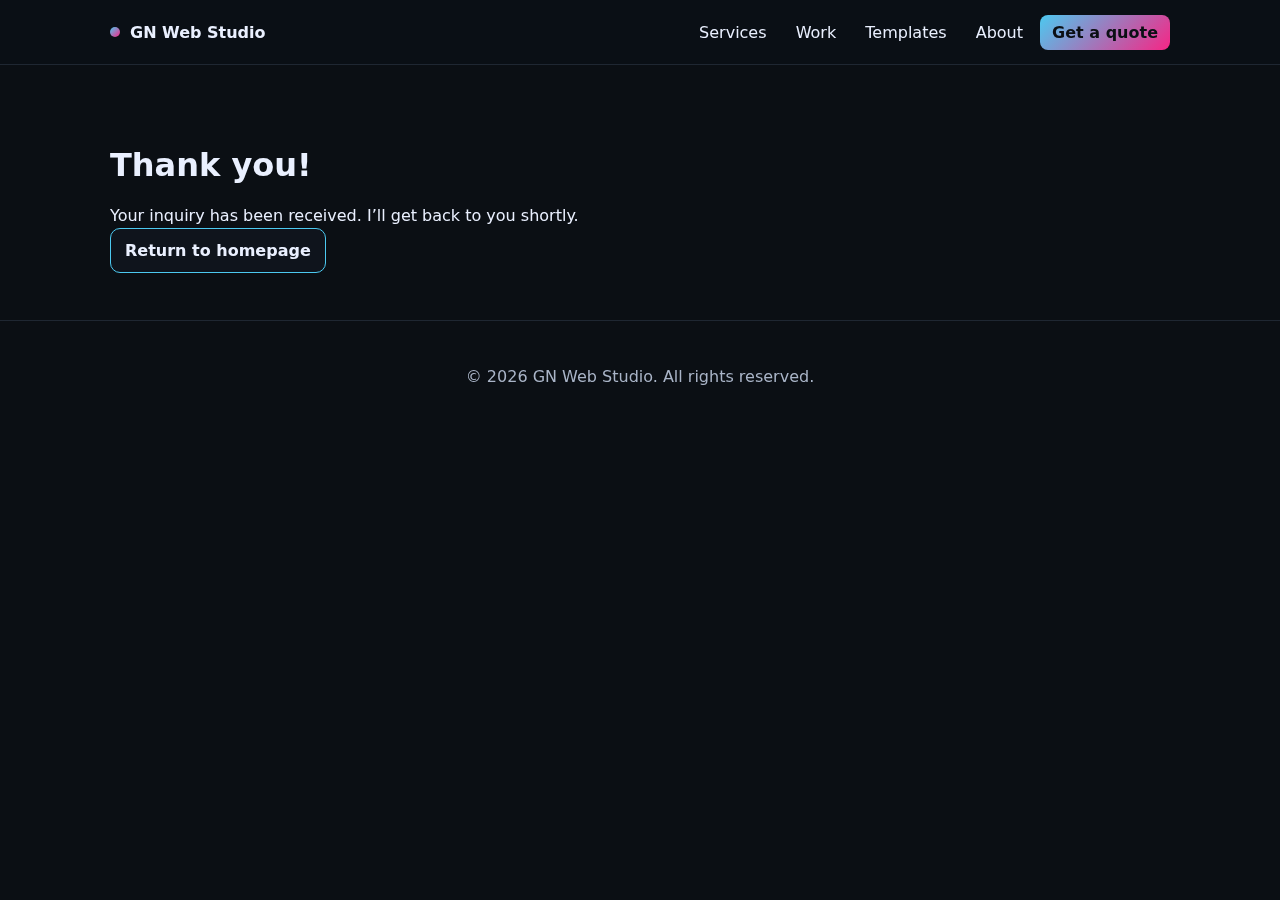
<file: success.html>
<!DOCTYPE html>
<html lang="en">
<head>
  <!-- Basic SEO -->
  <meta charset="utf-8" />
  <meta name="viewport" content="width=device-width, initial-scale=1" />
  <title>Thank You — GN Web Studio</title>
  <meta name="description" content="Your inquiry has been received. We'll get back to you soon." />
  <link rel="icon" href="favicon.png" />
  <link rel="stylesheet" href="styles.css">

  <!-- Open Graph -->
  <meta property="og:title" content="Thank You — GN Web Studio" />
  <meta property="og:description" content="Your inquiry has been received. We'll get back to you soon." />
  <meta property="og:type" content="website" />
  <meta property="og:image" content="og-image.jpg" />
  <meta property="og:url" content="https://yourdomain.com/success.html" />
</head>
<body>
  <!-- Header -->
  <header class="site-header">
    <div class="container nav">
      <a class="logo" href="index.html"><span class="logo-dot"></span>GN Web Studio</a>
      <nav class="nav-links">
        <a href="service.html">Services</a>
        <a href="case-study.html">Work</a>
        <a href="business.html">Templates</a>
        <a href="portfolio.html">About</a>
        <a href="index.html#contact" class="cta">Get a quote</a>
      </nav>
    </div>
  </header>

  <!-- Main -->
  <main class="section">
    <div class="container center">
      <h1>Thank you!</h1>
      <p>Your inquiry has been received. I’ll get back to you shortly.</p>
      <a class="btn" href="index.html">Return to homepage</a>
    </div>
  </main>

  <!-- Footer -->
  <footer class="site-footer">
    <div class="container">
      <p>© <span id="year"></span> GN Web Studio. All rights reserved.</p>
    </div>
  </footer>

  <!-- Scripts -->
  <script src="script.js"></script>
</body>
</html>
</file>
<file: styles.css>
:root {
  --bg: #0b0f14;
  --card: #121821;
  --text: #eaf0ff;
  --muted: #a9b4c7;
  --brand: #4cc9f0;
  --accent: #f72585;
}

/* Reset & base */
* { box-sizing: border-box; }
html, body {
  margin: 0;
  padding: 0;
  background: var(--bg);
  color: var(--text);
  font-family: Inter, system-ui, -apple-system, Segoe UI, Roboto, "Helvetica Neue", Arial, "Noto Sans";
  scroll-behavior: smooth;
}
a { color: inherit; text-decoration: none; }
img { max-width: 100%; display: block; }
.container { max-width: 1100px; margin: 0 auto; padding: 0 20px; }

/* Accessibility */
.skip-link {
  position: absolute; left: -999px; top: -999px;
  background: #000; color: #fff; padding: 8px; border-radius: 6px;
}
.skip-link:focus { left: 10px; top: 10px; z-index: 1000; }

/* Header */
.site-header {
  position: sticky; top: 0;
  background: rgba(11,15,20,.7);
  backdrop-filter: saturate(180%) blur(8px);
  z-index: 50;
  border-bottom: 1px solid #1f2732;
}
.nav { display: flex; align-items: center; justify-content: space-between; height: 64px; }
.logo { display: flex; gap: 10px; align-items: center; font-weight: 700; }
.logo-dot { width: 10px; height: 10px; border-radius: 50%; background: linear-gradient(135deg,var(--brand),var(--accent)); }
.nav-links a { padding: 8px 12px; border-radius: 8px; }
.nav-links a:hover { background: #1a2230; }
.cta {
  background: linear-gradient(135deg,var(--brand),var(--accent));
  color: #0b0f14;
  padding: 10px 14px;
  border-radius: 10px;
  font-weight: 700;
}

/* Hero */
.hero { padding: 80px 0 40px; border-bottom: 1px solid #1f2732; }
.hero-grid { display: grid; grid-template-columns: 1.2fr .8fr; gap: 28px; }
.badge {
  display: inline-flex; align-items: center; gap: 8px;
  background: var(--card); border: 1px solid #1f2732;
  color: var(--muted); padding: 8px 12px; border-radius: 999px; font-size: 14px;
}
.title { font-size: 42px; line-height: 1.1; margin: 18px 0; }
.title span {
  background: linear-gradient(135deg,var(--brand),var(--accent));
  -webkit-background-clip: text; background-clip: text; color: transparent;
}
.subtitle { color: var(--muted); font-size: 18px; }
.hero-card {
  background: radial-gradient(1200px 400px at 20% 0%, rgba(76,201,240,.15), transparent), var(--card);
  border: 1px solid #1f2732; border-radius: 16px; padding: 18px;
}
.hero-stats { display: grid; grid-template-columns: repeat(3,1fr); gap: 12px; margin-top: 16px; }
.stat {
  background: #0f141c; border: 1px solid #1f2732;
  border-radius: 12px; padding: 14px; text-align: center;
}
.stat b { display: block; font-size: 20px; }

/* Sections */
.section { padding: 60px 0; border-bottom: 1px solid #1f2732; }
.section h2 { font-size: 28px; margin: 0 0 16px; }
.grid { display: grid; grid-template-columns: repeat(3,1fr); gap: 18px; }
.card {
  background: var(--card); border: 1px solid #1f2732;
  border-radius: 14px; padding: 18px;
  transition: transform .25s ease, box-shadow .25s ease;
}
.card:hover { transform: translateY(-4px); box-shadow: 0 10px 24px rgba(0,0,0,.25); }
.card h3 { margin: 0 0 8px; font-size: 18px; }
.card p { color: var(--muted); font-size: 14px; }
.pill { display: inline-flex; gap: 8px; flex-wrap: wrap; margin-top: 10px; }
.pill span {
  background: #0f141c; border: 1px solid #1f2732;
  color: #cbd5e1; padding: 6px 10px; border-radius: 999px; font-size: 12px;
}

/* Work */
.work-thumb {
  aspect-ratio: 16/10; background: #0f141c;
  border: 1px solid #1f2732; border-radius: 12px; overflow: hidden;
}
.work-thumb img { width: 100%; height: 100%; object-fit: cover; }
.work-meta { display: flex; justify-content: space-between; align-items: center; margin-top: 10px; color: var(--muted); font-size: 13px; }

/* Lists */
.list { display: grid; gap: 10px; padding-left: 0; margin: 0; }
.list li { list-style: none; display: flex; gap: 10px; align-items: flex-start; }
.dot { width: 8px; height: 8px; border-radius: 50%; background: var(--brand); margin-top: 6px; }

/* Contact */
form { display: flex; flex-direction: column; gap: 10px; margin-top: 20px; }
input, textarea, select {
  width: 100%; background: #0f141c; border: 1px solid #1f2732;
  color: var(--text); padding: 12px; border-radius: 10px; font-size: 14px;
}
textarea { min-height: 120px; resize: vertical; }
.btn {
  background: #0f141c; border: 1px solid var(--brand);
  color: var(--text); padding: 12px 14px; border-radius: 10px; font-weight: 600;
}
.btn:hover { background: #132031; }
.cta-row { margin-top: 16px; }

/* Footer */
.site-footer { padding: 30px 0; color: var(--muted); text-align: center; }

/* Trust chips */
.trust { display: flex; gap: 12px; flex-wrap: wrap; }
.trust .chip {
  background: #0f141c; border: 1px solid #1f2732;
  color: #cbd5e1; padding: 8px 12px; border-radius: 999px; font-size: 12px;
}

/* Signature section */
.signature { margin-top: 24px; }

/* Animations */
.reveal { opacity: 0; transform: translateY(14px); transition: opacity .6s ease, transform .6s ease; }
.reveal.show { opacity: 1; transform: none; }

/* Template previews */
.preview {
  width: 100%; max-width: 900px;
  border-radius: 12px; box-shadow: 0 10px 24px rgba(0,0,0,.25);
  margin-top: 12px;
}

/* Responsive */
@media (max-width:900px) {
  .hero-grid { grid-template-columns: 1fr; }
  .grid { grid-template-columns: 1fr 1fr; }
}
@media (max-width:600px) {
  .grid { grid-template-columns: 1fr; }
  .title { font-size: 34px; }
}

/* Focus states */
a:focus, button:focus, input:focus, select:focus, textarea:focus {
  outline: 2px solid var(--brand);
  outline-offset: 2px;
}
</file>
